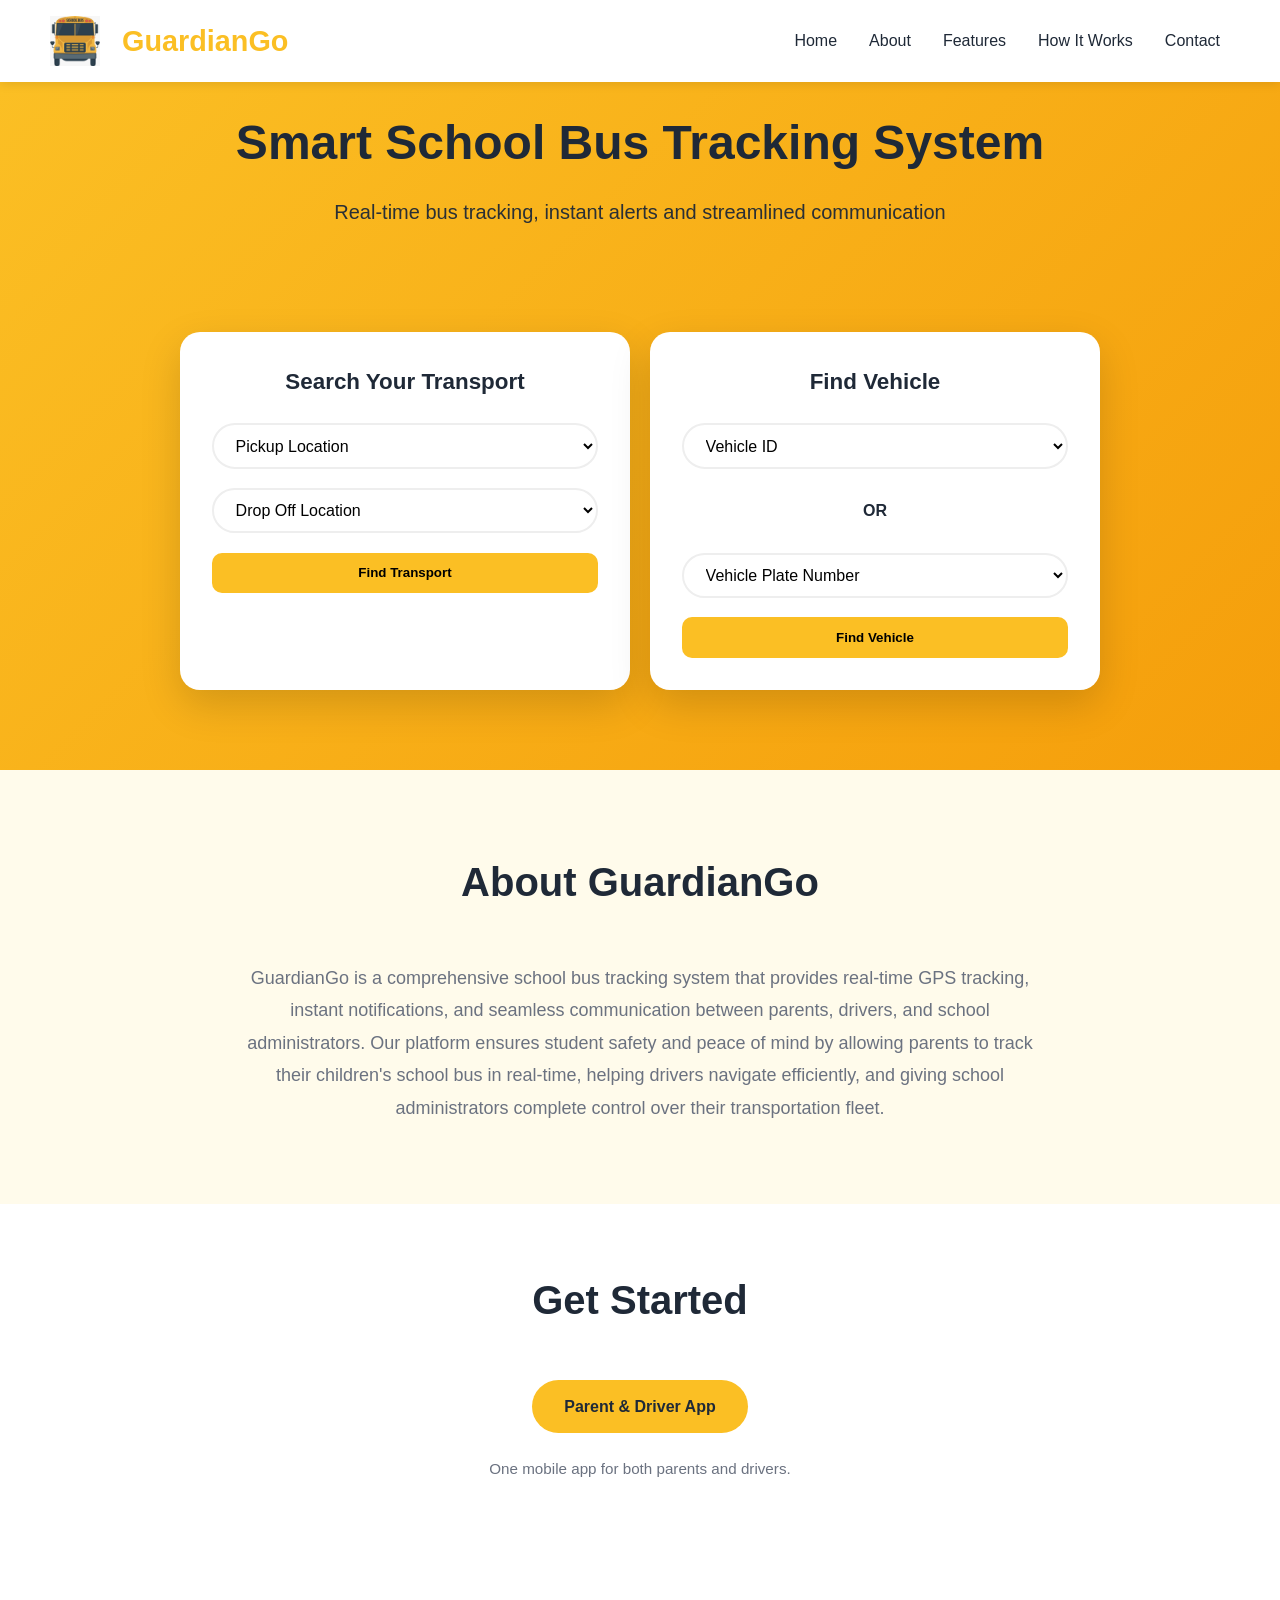
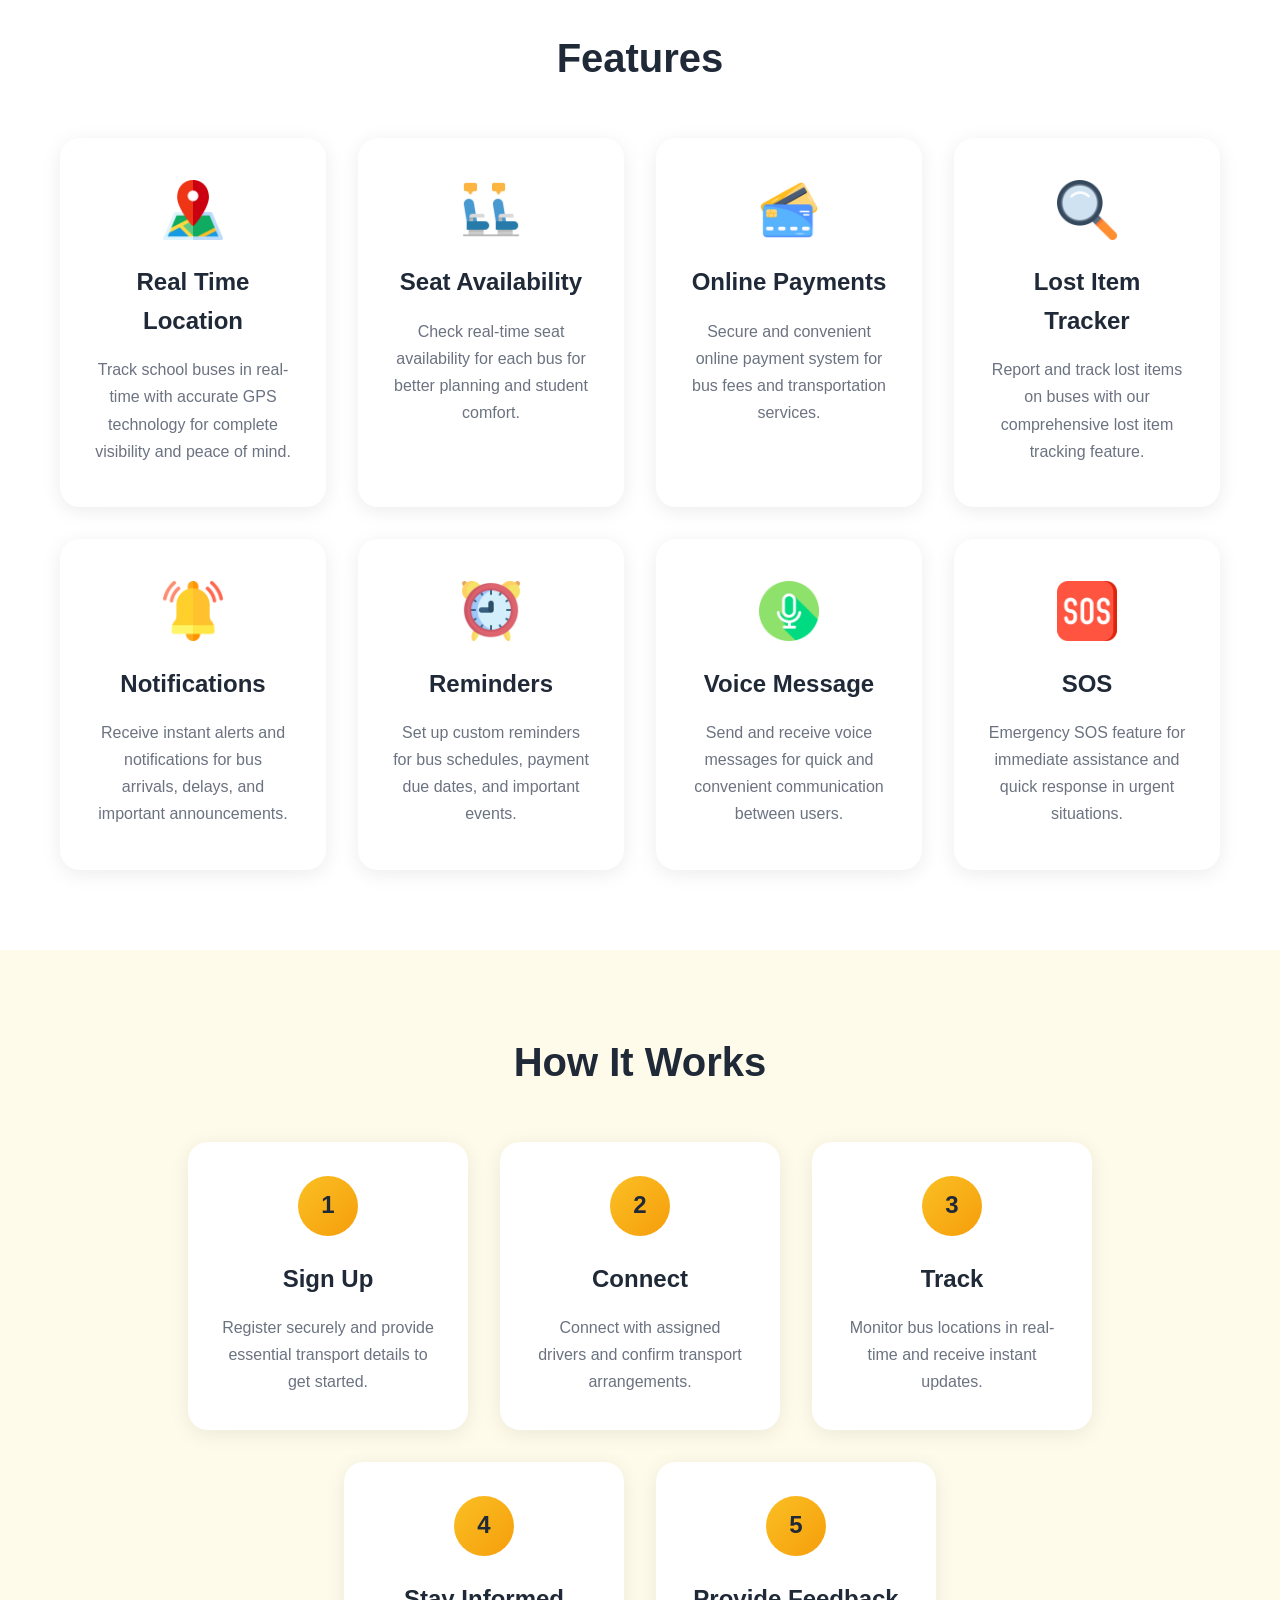
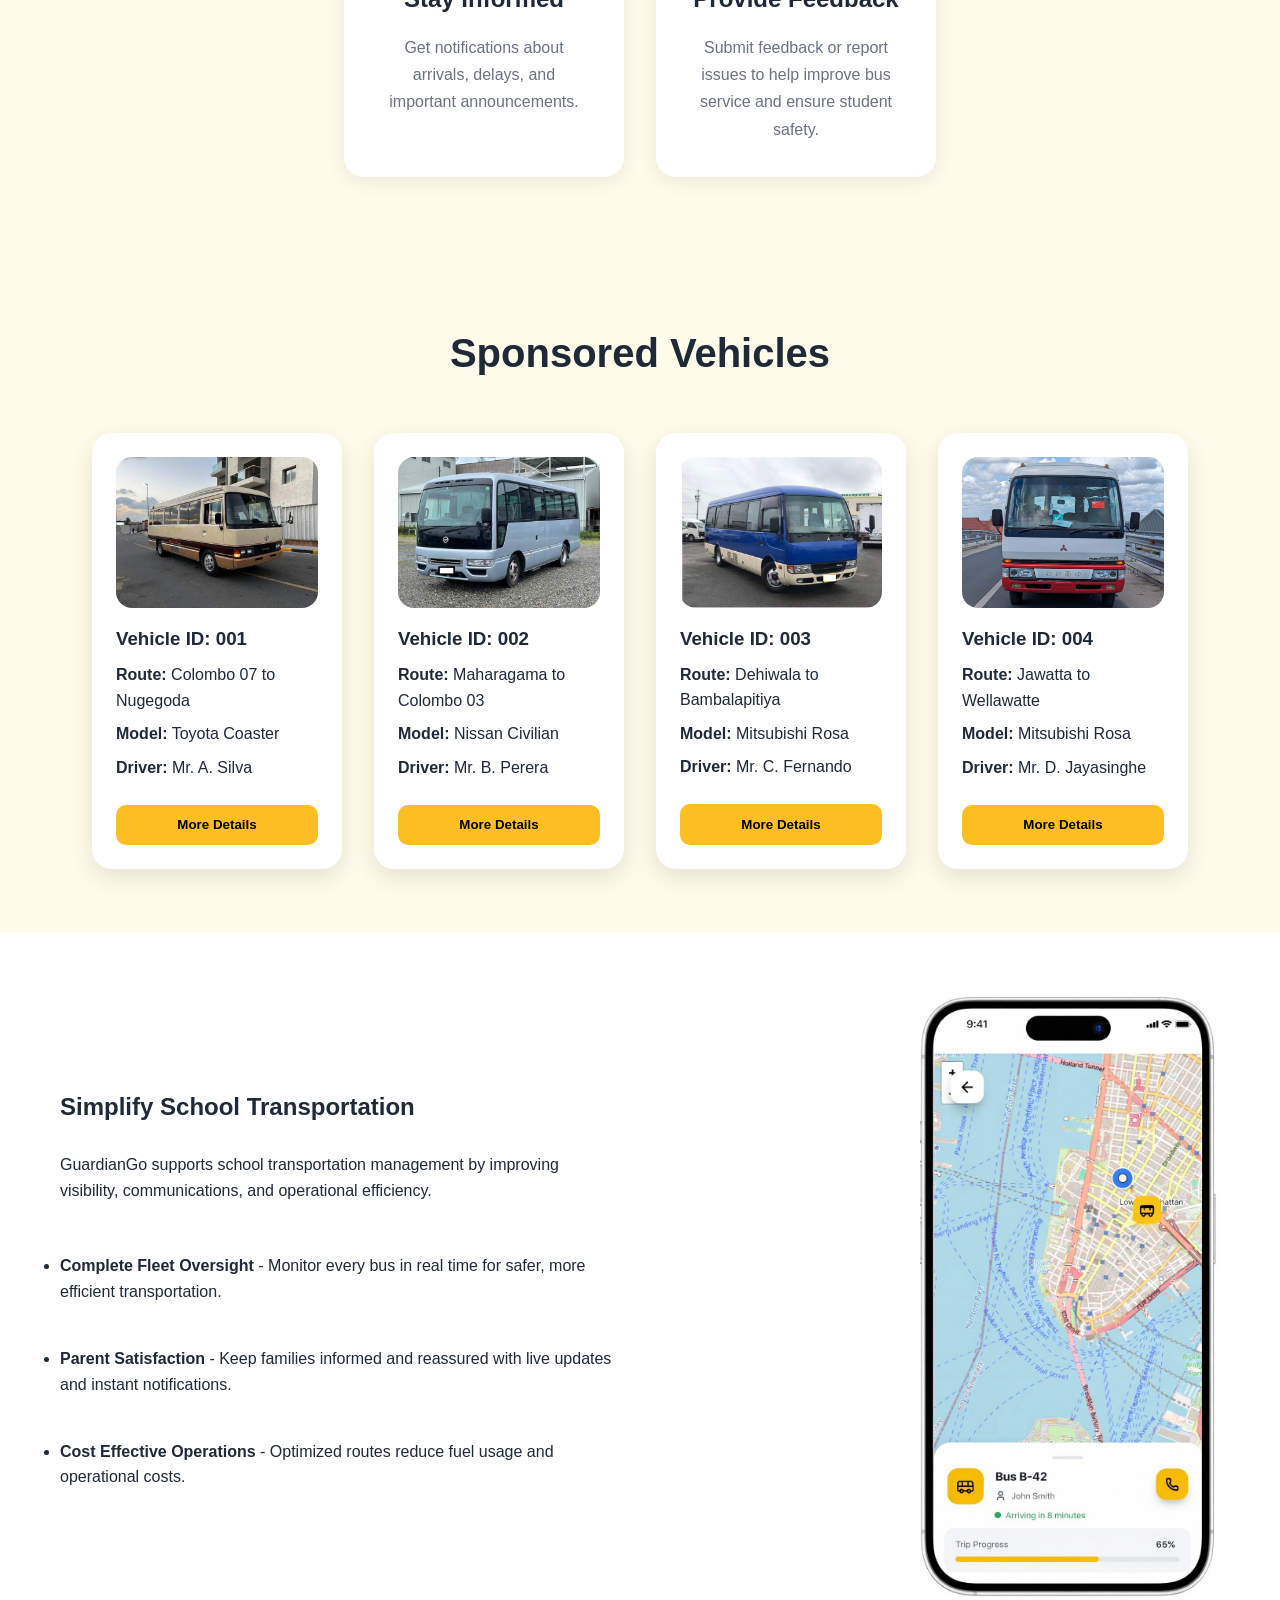
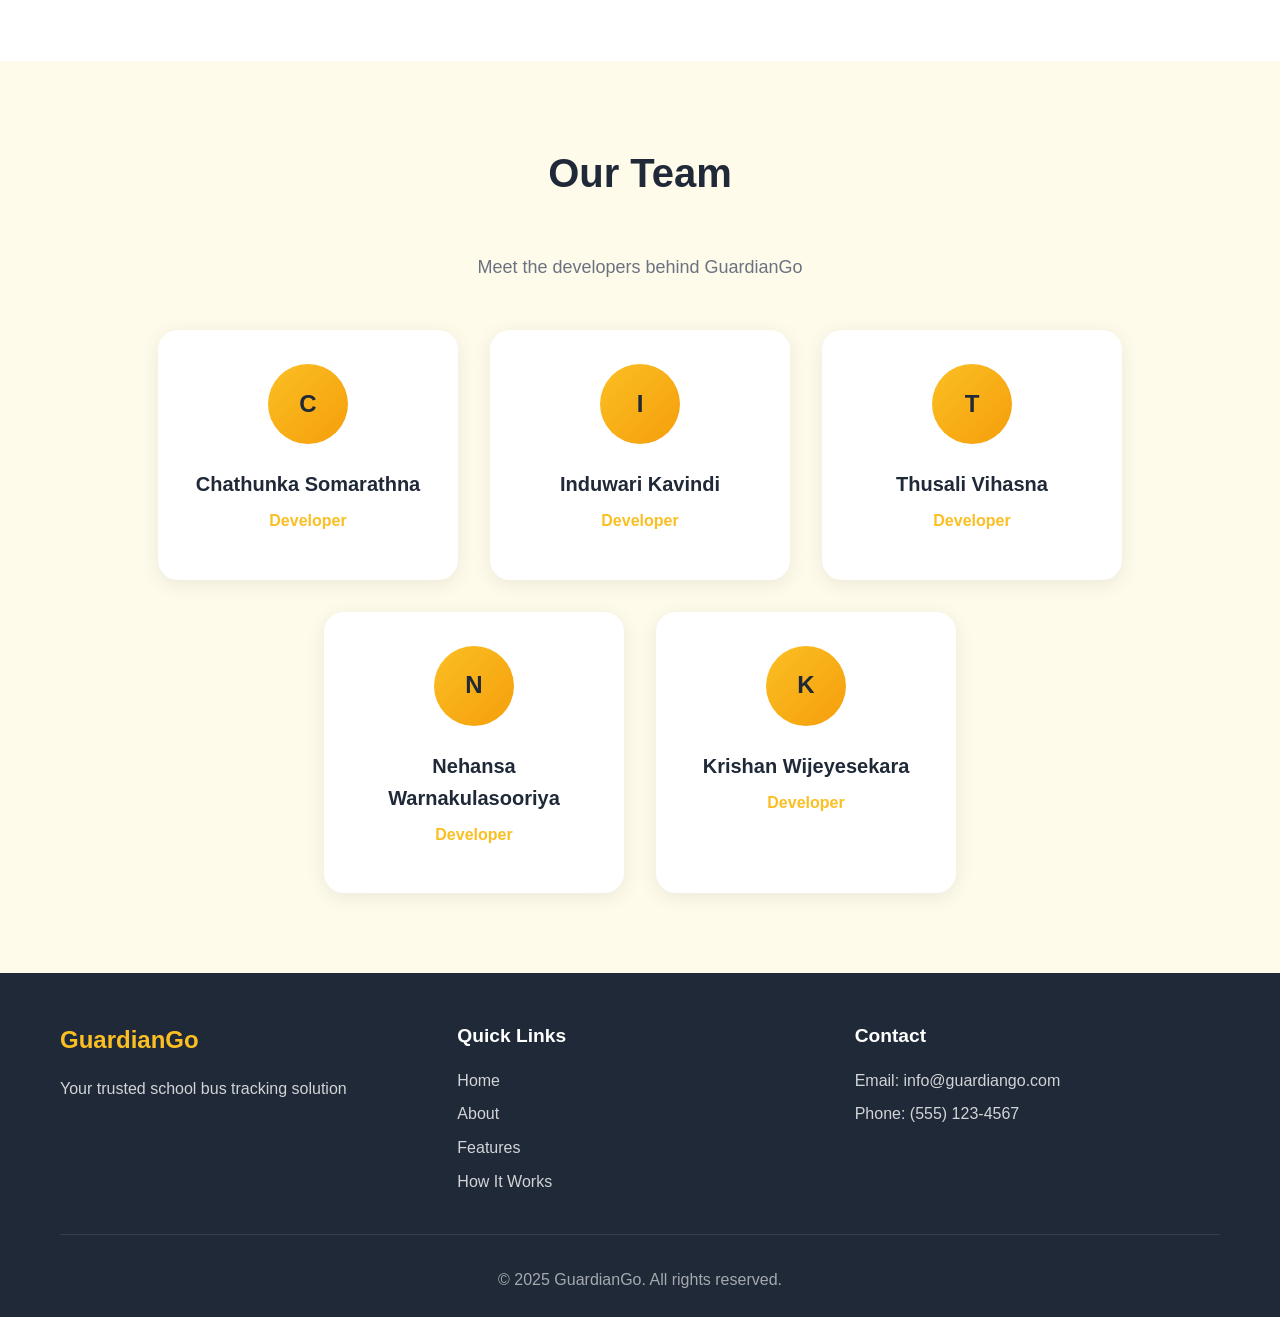
<file: Landing Page/index.html>
<!DOCTYPE html>
<html lang="en">
<head>
    <meta charset="UTF-8">
    <meta name="viewport" content="width=device-width, initial-scale=1.0">
    <title>GuardianGo - School Bus Tracking System</title>
    <link rel="stylesheet" href="page.css">
</head>
<body>
    <!-- Header with logo + navbar -->
    <header class="header">
        <div class="container">
		
		   <!-- Logo -->
		   <div class="logo">
		       <a href="#home" class="logo-link">
		       <img src="Image/guardiango_logo.jpeg" alt="GuardianGo Logo" class="logo-img">
			   <span class="logo-text">GuardianGo</span>
			   </a>
		   </div>
            
            <nav class="navbar">
                <button class="menu-toggle" aria-label="Toggle menu">
                    <span></span>
                    <span></span>
                    <span></span>
                </button>
                <ul class="nav-menu">
                    <li><a href="#home">Home</a></li>
                    <li><a href="#about">About</a></li>
                    <li><a href="#features">Features</a></li>
                    <li><a href="#how-it-works">How It Works</a></li>
                    <li><a href="#contact">Contact</a></li>
                </ul>
            </nav>
        </div>
    </header>

    <!-- Hero section (big banner) -->
    <section id="home" class="hero">
        <div class="container">
            <div class="hero-wrapper">
                <div class="hero-content">
                    <h2 class="hero-title">Smart School Bus Tracking System</h2>
                    <p class="hero-subtitle">Real-time bus tracking, instant alerts and streamlined communication</p>
					
					<div class="hero-search-wrapper">
					
					<!--Box 1-->
					<div class="transport-search">
					   <h3>Search Your Transport</h3>
					   
					   <div class="search-fields">
					       <select>
						      <option selected disabled>Pickup Location</option>
							  <option>Colombo</option>
							  <option>Kandy</option>
							  <option>Galle</option>
						   </select>
						   
						   <select>
						      <option selected disabled>Drop Off Location</option>
							  <option>Colombo</option>
							  <option>Kandy</option>
							  <option>Galle</option>
						   </select>
						   
						   <button class="find-btn">Find Transport</button>
                       </div>
                    </div>
					
					<!-- Box 2 -->
                    <div class="transport-search">
                        <h3>Find Vehicle</h3>
                        <div class="search-fields">
						   <select>
						      <option selected disabled>Vehicle ID</option>
							  <option>001</option>
							  <option>002</option>
							  <option>003</option>
							  <option>004</option>
						   </select>
						   
						   <div class="or-text">OR</div>
						   
						   <select>
						      <option selected disabled>Vehicle Plate Number</option>
						      <option>AB-1234</option>
							  <option>CD-5678</option>
							  <option>EF-8765</option>
							  <option>AB-4321</option>
						   </select>
						   
                            <button class="find-btn">Find Vehicle</button>
                        </div>
                    </div>
                </div>
				
                </div>
            </div>
	    </div>
    </section>

    <!-- About GuardianGo -->
    <section id="about" class="about">
        <div class="container">
            <h2 class="section-title">About GuardianGo</h2>
            <div class="about-content">
                <p>GuardianGo is a comprehensive school bus tracking system that provides real-time GPS tracking, instant notifications, and seamless communication between parents, drivers, and school administrators. Our platform ensures student safety and peace of mind by allowing parents to track their children's school bus in real-time, helping drivers navigate efficiently, and giving school administrators complete control over their transportation fleet.</p>
            </div>
        </div>
    </section>

    <!-- Access Section -->
    <section class="access">
        <div class="container">
            <h2 class="section-title">Get Started</h2>
            <div class="access-buttons">
                <a href="#" class="btn btn-primary">Parent & Driver App</a>
            </div>
            <p class="access-note">One mobile app for both parents and drivers.</p>
        </div>
    </section>

    <!-- Features section -->
    <section id="features" class="features">
        <div class="container">
            <h2 class="section-title">Features</h2>
            <div class="features-grid">
                <div class="feature-card">
				    <img src="Image/map.png" alt="Real Time Location" class="feature-img">
					<h3>Real Time Location</h3>
                    <p>Track school buses in real-time with accurate GPS technology for complete visibility and peace of mind.</p>
                </div>
                <div class="feature-card">
				   <img src="Image/seat.png" alt="Seat Availability" class="feature-img">
                    <h3>Seat Availability</h3>
                    <p>Check real-time seat availability for each bus for better planning and student comfort.</p>
                </div>
                <div class="feature-card">
				   <img src="Image/atm-card.png" alt="Online Payments" class="feature-img">
                    <h3>Online Payments</h3>
                    <p>Secure and convenient online payment system for bus fees and transportation services.</p>
                </div>
                <div class="feature-card">
				   <img src="Image/magnifying-glass.png" alt="Lost Item Tracker" class="feature-img">
                    <h3>Lost Item Tracker</h3>
                    <p>Report and track lost items on buses with our comprehensive lost item tracking feature.</p>
                </div>
                <div class="feature-card">
				   <img src="Image/notification.png" alt="Notifications" class="feature-img">
                    <h3>Notifications</h3>
                    <p>Receive instant alerts and notifications for bus arrivals, delays, and important announcements.</p>
                </div>
                <div class="feature-card">
				   <img src="Image/alarm-clock.png" alt="Reminders" class="feature-img">
                    <h3>Reminders</h3>
                    <p>Set up custom reminders for bus schedules, payment due dates, and important events.</p>
                </div>
                <div class="feature-card">
				   <img src="Image/voice.png" alt="Voice Message" class="feature-img">
                    <h3>Voice Message</h3>
                    <p>Send and receive voice messages for quick and convenient communication between users.</p>
                </div>
                <div class="feature-card">
				   <img src="Image/sos.png" alt="SOS" class="feature-img">
                    <h3>SOS</h3>
                    <p>Emergency SOS feature for immediate assistance and quick response in urgent situations.</p>
                </div>
            </div>
        </div>
    </section>

    <!-- How it works -->
    <section id="how-it-works" class="how-it-works">
        <div class="container">
            <h2 class="section-title">How It Works</h2>
            <div class="steps">
                <div class="step">
                    <div class="step-number">1</div>
                    <h3>Sign Up</h3>
                    <p>Register securely and provide essential transport details to get started.</p>
                </div>
                <div class="step">
                    <div class="step-number">2</div>
                    <h3>Connect</h3>
                    <p>Connect with assigned drivers and confirm transport arrangements.</p>
                </div>
                <div class="step">
                    <div class="step-number">3</div>
                    <h3>Track</h3>
                    <p>Monitor bus locations in real-time and receive instant updates.</p>
                </div>
                <div class="step">
                    <div class="step-number">4</div>
                    <h3>Stay Informed</h3>
                    <p>Get notifications about arrivals, delays, and important announcements.</p>
                </div>
				<div class="step">
				    <div class="step-number">5</div>
                    <h3>Provide Feedback</h3>
                    <p>Submit feedback or report issues to help improve bus service and ensure student safety.</p>
                </div> 
            </div>
        </div>
    </section>
	
	<!--Sponsored Vehicles-->
	<section id="sponsored-vehicles" class="sponsored-vehicles">
    <div class="container">
        <h2 class="section-title">Sponsored Vehicles</h2>

        <div class="vehicle-cards">
            <div class="vehicle-card">
                <img src="Image/toyota_coaster.jpeg" alt="Bus 1">
                <div class="vehicle-info">
                    <h3>Vehicle ID: 001</h3>
                    <p><strong>Route:</strong> Colombo 07 to Nugegoda</p>
                    <p><strong>Model:</strong> Toyota Coaster</p>
                    <p><strong>Driver:</strong> Mr. A. Silva</p>
                    <button class="details-btn" onclick="location.href='bus1.html'">More Details</button>
                </div>
            </div>

            <div class="vehicle-card">
                <img src="Image/nissan_civilian.jpg" alt="Bus 2">
                <div class="vehicle-info">
                    <h3>Vehicle ID: 002</h3>
                    <p><strong>Route:</strong> Maharagama to Colombo 03</p>
                    <p><strong>Model:</strong> Nissan Civilian</p>
                    <p><strong>Driver:</strong> Mr. B. Perera</p>
                    <button class="details-btn" onclick="location.href='bus2.html'">More Details</button>
                </div>
            </div>

            <div class="vehicle-card">
                <img src="Image/rosa.jpeg" alt="Bus 3">
                <div class="vehicle-info">
                    <h3>Vehicle ID: 003</h3>
                    <p><strong>Route:</strong> Dehiwala to Bambalapitiya</p>
                    <p><strong>Model:</strong> Mitsubishi Rosa</p>
                    <p><strong>Driver:</strong> Mr. C. Fernando</p>
                    <button class="details-btn" onclick="location.href='bus3.html'">More Details</button>
                </div>
            </div>

            <div class="vehicle-card">
                <img src="Image/mitsubishi_rosa.jpeg" alt="Bus 4">
                <div class="vehicle-info">
                    <h3>Vehicle ID: 004</h3>
                    <p><strong>Route:</strong> Jawatta to Wellawatte</p>
                    <p><strong>Model:</strong> Mitsubishi Rosa</p>
                    <p><strong>Driver:</strong> Mr. D. Jayasinghe</p>
                    <button class="details-btn" onclick="location.href='bus4.html'">More Details</button>
                </div>
            </div>
        </div>
    </div>
</section>
	
	<section class="platform-overview">
	   <div class="container overview-grid">
	   
	      <div class="overview-text">
		    <h2>Simplify School Transportation</h2><br>
			<p class="overview-subtitle">
			   GuardianGo supports school transportation management by improving visibility, communications, and operational efficiency.
			</p><br>
			
			<ul>
			    <li><strong>Complete Fleet Oversight</strong> - Monitor every bus in real time for safer, more efficient transportation.</li><br>
				<li><strong>Parent Satisfaction</strong> - Keep families informed and reassured with live updates and instant notifications.</li><br>
				<li><strong>Cost Effective Operations</strong> - Optimized routes reduce fuel usage and operational costs.</li>
			</ul>
		  </div>
		  
		  <div class="overview-image">
		     <img src="Image/map_view.jpeg" alt="GuardianGo live bus tracking map">
		  </div>
		</div>
	</section>

    <!-- Contact / Team Section -->
    <section id="contact" class="contact">
        <div class="container">
            <h2 class="section-title">Our Team</h2>
            <p class="section-subtitle">Meet the developers behind GuardianGo</p>
            <div class="team-grid">
                <div class="team-member">
                    <div class="member-avatar">C</div>
                    <h3 class="member-name">Chathunka Somarathna</h3>
                    <p class="member-role">Developer</p>
  
                </div>
                <div class="team-member">
                    <div class="member-avatar">I</div>
                    <h3 class="member-name">Induwari Kavindi</h3>
                    <p class="member-role">Developer</p>
                    
                </div>
                <div class="team-member">
                    <div class="member-avatar">T</div>
                    <h3 class="member-name">Thusali Vihasna</h3>
                    <p class="member-role">Developer</p>
                   
                </div>
                <div class="team-member">
                    <div class="member-avatar">N</div>
                    <h3 class="member-name">Nehansa Warnakulasooriya</h3>
                    <p class="member-role">Developer</p>
                    
                </div>
                <div class="team-member">
                    <div class="member-avatar">K</div>
                    <h3 class="member-name">Krishan Wijeyesekara</h3>
                    <p class="member-role">Developer</p>
                   
                </div>
            </div>
        </div>
    </section>

    <!-- Footer -->
    <footer class="footer">
        <div class="container">
            <div class="footer-content">
                <div class="footer-section">
                    <h3>GuardianGo</h3>
                    <p>Your trusted school bus tracking solution</p>
                </div>
                <div class="footer-section">
                    <h4>Quick Links</h4>
                    <ul>
                        <li><a href="#home">Home</a></li>
                        <li><a href="#about">About</a></li>
                        <li><a href="#features">Features</a></li>
                        <li><a href="#how-it-works">How It Works</a></li>
                    </ul>
                </div>
                <div class="footer-section">
                    <h4>Contact</h4>
                    <p>Email: info@guardiango.com</p>
                    <p>Phone: (555) 123-4567</p>
                </div>
				
            </div>
            <div class="footer-bottom">
                <p>&copy; 2025 GuardianGo. All rights reserved.</p>
            </div>
        </div>
    </footer>

    <script src="script.js"></script>
</body>
</html>
</file>
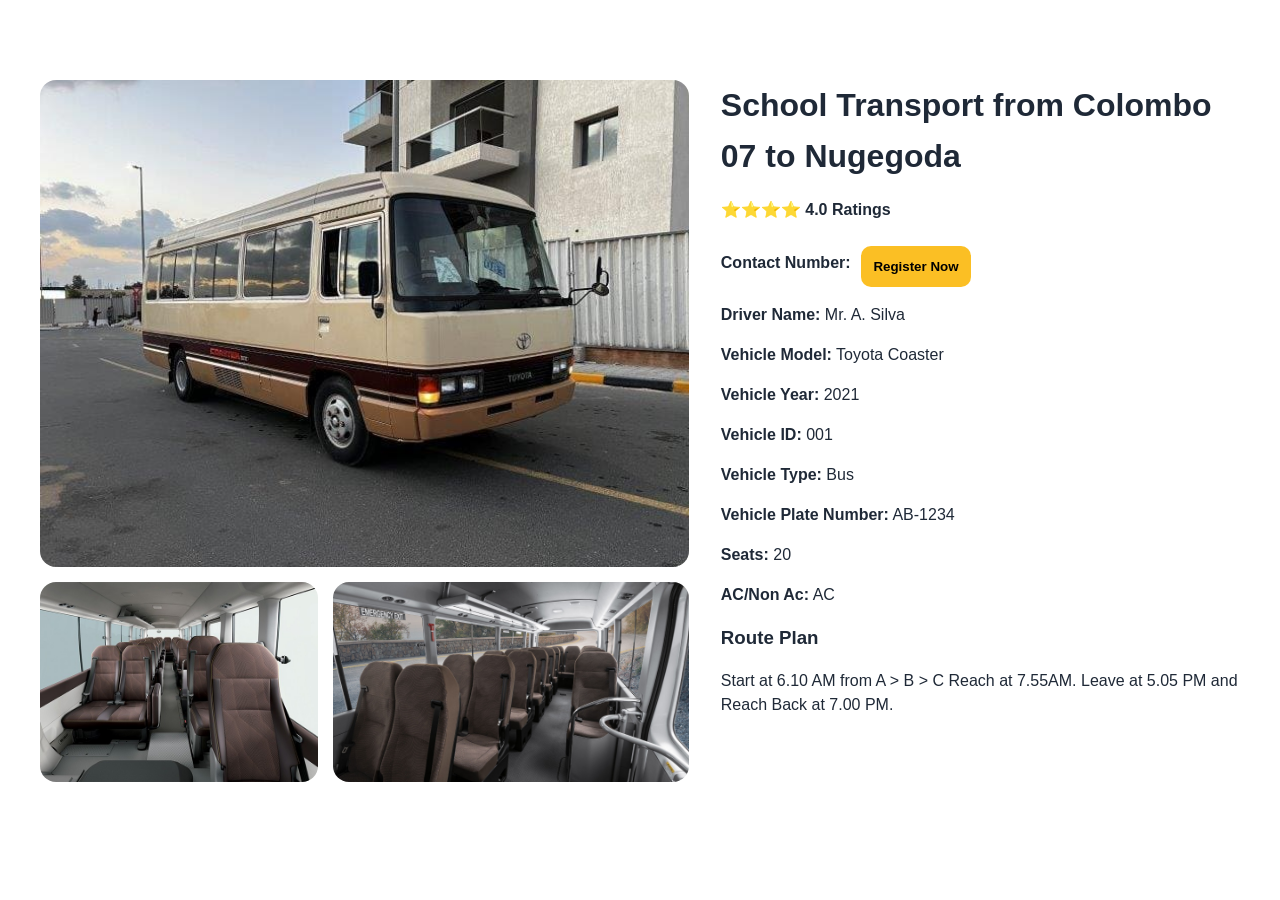
<file: Landing Page/bus1.html>
<!DOCTYPE html>
<html>
<head>
    <title>Vehicle 001</title>
    <link rel="stylesheet" href="page.css">
</head>
<body>

<section class="bus-detail container">
    <!-- Left side: images -->
    <div class="bus-images">
        <img src="Image/toyota_coaster.jpeg" alt="Bus image 1" class="main-img">
		
		<div class="side-images">
            <img src="Image/toyota_coaster_inside.jpeg" alt="Bus image 2" class="side-img second-img">
		    <img src="Image/toyota_coaster_inside_2.jpeg" alt="Bus image 3" class="side-img third-img">
        </div>
	</div>

    <!-- Right side: bus info -->
    <div class="bus-info">
        <h2>School Transport from Colombo 07 to Nugegoda</h2>
        <p>⭐️⭐️⭐️⭐️ <strong>4.0 Ratings</strong></p>

        <div class="bus-contact">
            <span><strong> Contact Number: </strong></span> 
			<button class="register-btn">Register Now</button>
		</div>
		
        <p><strong>Driver Name:</strong> Mr. A. Silva</p>
        <p><strong> Vehicle Model:</strong> Toyota Coaster</p>
		<p><strong> Vehicle Year:</strong> 2021</p>
        <p><strong>Vehicle ID:</strong> 001</p>
        <p><strong>Vehicle Type:</strong> Bus</p>
		<p><strong>Vehicle Plate Number:</strong> AB-1234</p>
        <p><strong>Seats:</strong> 20</p>
        <p><strong>AC/Non Ac:</strong> AC</p>
		
        <h3>Route Plan</h3>
        <p>Start at 6.10 AM from A > B > C Reach at 7.55AM. Leave at 5.05 PM and Reach Back at 7.00 PM.</p>
		   
		
    </section>

</body>
</html>
</file>
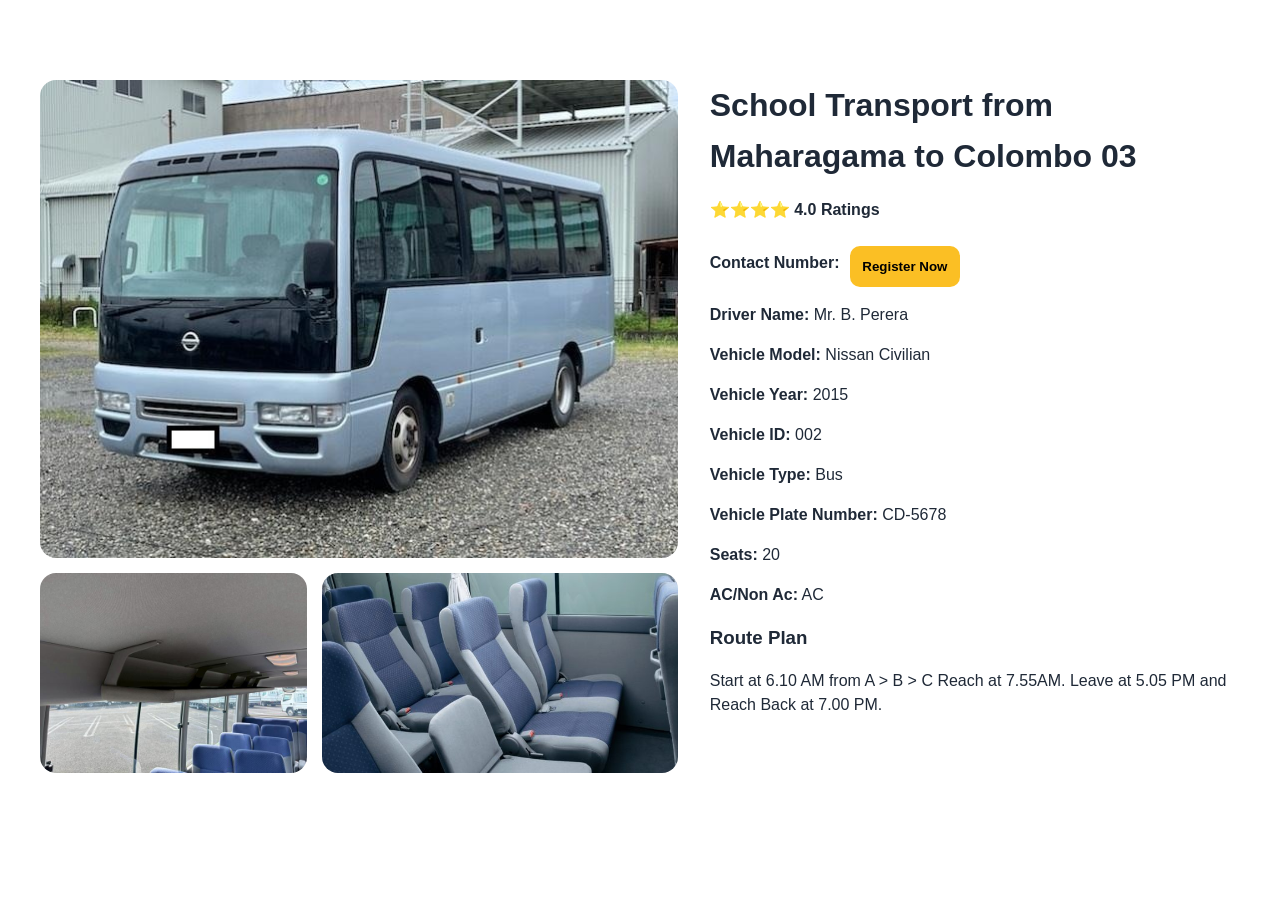
<file: Landing Page/bus2.html>
<!DOCTYPE html>
<html>
<head>
    <title>Vehicle 002</title>
    <link rel="stylesheet" href="page.css">
</head>
<body>

<section class="bus-detail container">
    <!-- Left side: images -->
    <div class="bus-images">
        <img src="Image/nissan_civilian.jpg" alt="Bus image 1" class="main-img">
		
		<div class="side-images">
            <img src="Image/nissan_civilian_inside.jpeg" alt="Bus image 2" class="side-img second-img">
		    <img src="Image/nissan_civilian_inside_2.jpeg" alt="Bus image 3" class="side-img third-img">
        </div>
	</div>

    <!-- Right side: bus info -->
    <div class="bus-info">
        <h2>School Transport from Maharagama to Colombo 03</h2>
        <p>⭐️⭐️⭐️⭐️ <strong>4.0 Ratings</strong></p>

        <div class="bus-contact">
            <span><strong> Contact Number: </strong></span> 
			<button class="register-btn">Register Now</button>
		</div>
		
        <p><strong>Driver Name:</strong> Mr. B. Perera</p>
        <p><strong> Vehicle Model:</strong> Nissan Civilian</p>
		<p><strong> Vehicle Year:</strong> 2015</p>
        <p><strong>Vehicle ID:</strong> 002</p>
        <p><strong>Vehicle Type:</strong> Bus</p>
		<p><strong>Vehicle Plate Number:</strong> CD-5678</p>
        <p><strong>Seats:</strong> 20</p>
        <p><strong>AC/Non Ac:</strong> AC</p>
		
        <h3>Route Plan</h3>
        <p>Start at 6.10 AM from A > B > C Reach at 7.55AM. Leave at 5.05 PM and Reach Back at 7.00 PM.</p>
		   
		
    </section>

</body>
</html>
</file>
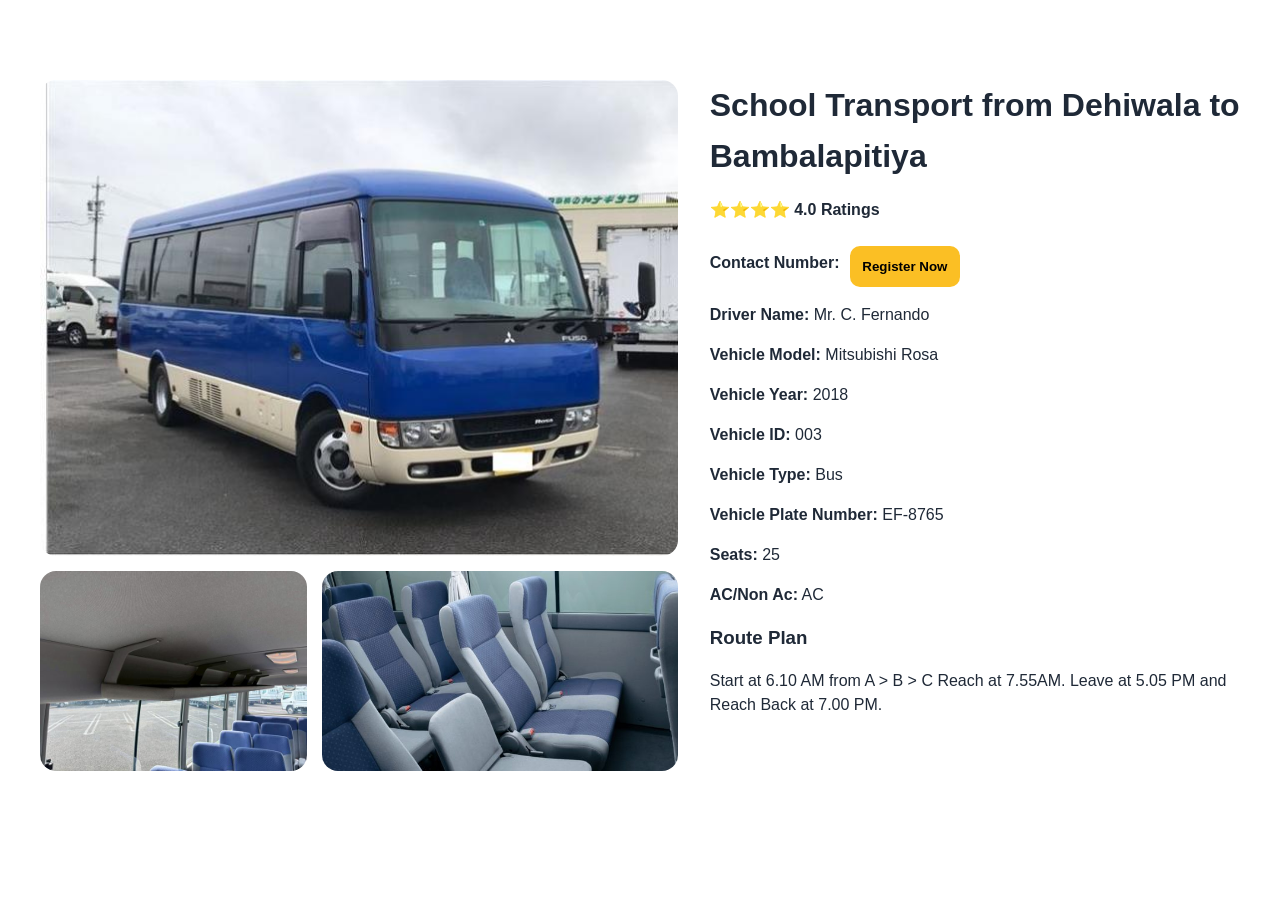
<file: Landing Page/bus3.html>
<!DOCTYPE html>
<html>
<head>
    <title>Vehicle 003</title>
    <link rel="stylesheet" href="page.css">
</head>
<body>

<section class="bus-detail container">
    <!-- Left side: images -->
    <div class="bus-images">
        <img src="Image/rosa.jpeg" alt="Bus image 1" class="main-img">
		
		<div class="side-images">
            <img src="Image/nissan_civilian_inside.jpeg" alt="Bus image 2" class="side-img second-img">
		    <img src="Image/nissan_civilian_inside_2.jpeg" alt="Bus image 3" class="side-img third-img">
        </div>
	</div>

    <!-- Right side: bus info -->
    <div class="bus-info">
        <h2>School Transport from Dehiwala to Bambalapitiya</h2>
        <p>⭐️⭐️⭐️⭐️ <strong>4.0 Ratings</strong></p>

        <div class="bus-contact">
            <span><strong> Contact Number: </strong></span> 
			<button class="register-btn">Register Now</button>
		</div>
		
        <p><strong>Driver Name:</strong> Mr. C. Fernando</p>
        <p><strong> Vehicle Model:</strong> Mitsubishi Rosa</p>
		<p><strong> Vehicle Year:</strong> 2018</p>
        <p><strong>Vehicle ID:</strong> 003</p>
        <p><strong>Vehicle Type:</strong> Bus</p>
		<p><strong>Vehicle Plate Number:</strong> EF-8765</p>
        <p><strong>Seats:</strong> 25</p>
        <p><strong>AC/Non Ac:</strong> AC</p>
		
        <h3>Route Plan</h3>
        <p>Start at 6.10 AM from A > B > C Reach at 7.55AM. Leave at 5.05 PM and Reach Back at 7.00 PM.</p>
		   
		
    </section>

</body>
</html>
</file>
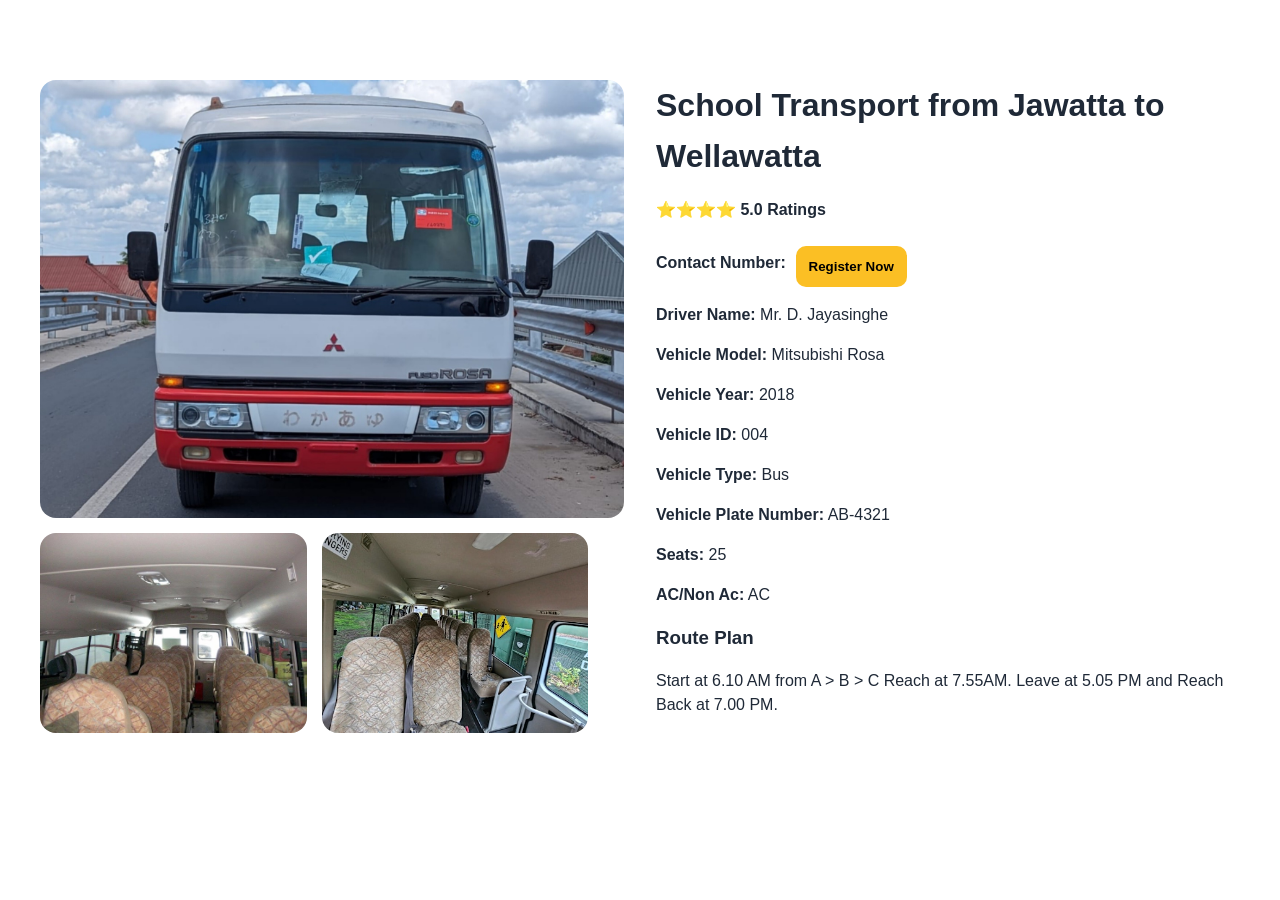
<file: Landing Page/bus4.html>
<!DOCTYPE html>
<html>
<head>
    <title>Vehicle 004</title>
    <link rel="stylesheet" href="page.css">
</head>
<body>

<section class="bus-detail container">
    <!-- Left side: images -->
    <div class="bus-images">
        <img src="Image/mitsubishi_rosa.jpeg" alt="Bus image 1" class="main-img">
		
		<div class="side-images">
            <img src="Image/rosa_inside.jpeg" alt="Bus image 2" class="side-img second-img">
		    <img src="Image/rosa_inside_2.jpeg" alt="Bus image 3" class="side-img third-img">
        </div>
	</div>

    <!-- Right side: bus info -->
    <div class="bus-info">
        <h2>School Transport from Jawatta to Wellawatta</h2>
        <p>⭐️⭐️⭐️⭐️ <strong>5.0 Ratings</strong></p>

        <div class="bus-contact">
            <span><strong> Contact Number: </strong></span> 
			<button class="register-btn">Register Now</button>
		</div>
		
        <p><strong>Driver Name:</strong> Mr. D. Jayasinghe</p>
        <p><strong> Vehicle Model:</strong> Mitsubishi Rosa</p>
		<p><strong> Vehicle Year:</strong> 2018</p>
        <p><strong>Vehicle ID:</strong> 004</p>
        <p><strong>Vehicle Type:</strong> Bus</p>
		<p><strong>Vehicle Plate Number:</strong> AB-4321</p>
        <p><strong>Seats:</strong> 25</p>
        <p><strong>AC/Non Ac:</strong> AC</p>
		
        <h3>Route Plan</h3>
        <p>Start at 6.10 AM from A > B > C Reach at 7.55AM. Leave at 5.05 PM and Reach Back at 7.00 PM.</p>
		   
		
    </section>

</body>
</html>
</file>
<file: Landing Page/page.css>
/* GuardianGo Landing Page Styles */

* {
    margin: 0;
    padding: 0;
    box-sizing: border-box;
}

:root {
    --primary-yellow: #fbbf24;
    --dark-yellow: #f59e0b;
    --light-yellow: #fcd34d;
    --accent-yellow: #fef3c7;
    --primary-blue: #1e40af;
    --dark-blue: #1e3a8a;
    --light-blue: #3b82f6;
    --text-dark: #1f2937;
    --text-light: #6b7280;
    --bg-light: #fffbeb;
    --white: #ffffff;
}

html {
    scroll-behavior: smooth;
}

body {
    font-family: -apple-system, BlinkMacSystemFont, 'Segoe UI', Roboto, Oxygen, Ubuntu, Cantarell, sans-serif;
    line-height: 1.6;
    color: var(--text-dark);
    overflow-x: hidden;
}

.container {
    max-width: 1200px;
    margin: 0 auto;
    padding: 0 20px;
}

/* Header Styles */
.header {
    background: var(--white);
    box-shadow: 0 2px 10px rgba(0, 0, 0, 0.1);
    position: sticky;
    top: 0;
    z-index: 1000;
    padding: 1rem 0;
}

.header .container {
    display: flex;
    justify-content: space-between;
    align-items: center;
}

/* Logo Section */

.logo-link {
    display: flex;
    align-items: center;
    gap: 12px;
    text-decoration: none;
}

.logo-img {
    height: 50px;
    width: auto;
    display: block;
    position: relative;
    left: -10px;
}

.logo-text {
    font-size: 1.8rem;
    font-weight: 700;
    color: var(--primary-yellow);
}

.logo h1 {
    color: var(--primary-yellow);
    font-size: 1.8rem;
    font-weight: 700;
}

.menu-toggle {
    display: none;
    flex-direction: column;
    background: transparent;
    border: none;
    cursor: pointer;
    padding: 0.5rem;
    gap: 5px;
}

.menu-toggle span {
    width: 25px;
    height: 3px;
    background: var(--primary-yellow);
    border-radius: 3px;
    transition: all 0.3s ease;
}

.menu-toggle.active span:nth-child(1) {
    transform: rotate(45deg) translate(8px, 8px);
}

.menu-toggle.active span:nth-child(2) {
    opacity: 0;
}

.menu-toggle.active span:nth-child(3) {
    transform: rotate(-45deg) translate(7px, -7px);
}

.nav-menu {
    display: flex;
    list-style: none;
    gap: 2rem;
}

.nav-menu a {
    text-decoration: none;
    color: var(--text-dark);
    font-weight: 500;
    transition: color 0.3s ease;
}

.nav-menu a:hover {
    color: var(--primary-yellow);
}

/* Hero Section */
.hero {
    background: linear-gradient(135deg, var(--primary-yellow) 0%, var(--dark-yellow) 100%);
    padding: 2rem 0 5rem 0;
    color: var(--text-dark);
    min-height: 500px;
    display: flex;
    align-items: flex-start;
    justify-content: center;
}

.hero-wrapper {
    display: flex;
    flex-direction: column;
    align-items: center;
    justify-content: center;
    text-align: center;
    gap: 1.5rem;
}

.hero-search-wrapper {
    display: flex;
    gap: 20px;         /* space between the two boxes */
    margin-top: 2rem;
}

.hero-search-wrapper .transport-search {
    flex: 1;           /* both boxes take equal width */
    max-width: none; 
    min-width: 450px; 
    background: white;
    box-shadow: 0 15px 40px rgba(0, 0, 0, 0.15);
    text-align: left;
}

.hero-content {
   text-align: left;
   display: flex;
   flex-direction: column;
   align-items: flex-start;
   justify-content: center;
}

.hero-title {
    align-self: center;
    text-align: center;
    font-size: 3rem;
    font-weight: 800;
    margin-bottom: 1.5rem;
    line-height: 1.2;
}

.hero-subtitle {
    align-self: center;
    text-align: center;
    font-size: 1.25rem;
    margin-bottom: 2.5rem;
    opacity: 0.95;
    line-height: 1.6;
}

.transport-search {
    background: white;
    padding: 2rem;
    border-radius: 20px;
    box-shadow: 0 15px 40px rgba(0, 0, 0, 0.15);
    margin-top: 2rem;
    width: 50%;
    max-width: 800px;
    text-align: left;
}

.transport-search h3 {
    text-align: center;
    margin-bottom: 1.5rem;
    font-size: 1.4rem;
    font-weight: 700;
}

.search-box {
    display: flex;
    flex-direction: column;
    align-items: center;
    gap: 15px;
    margin-top: 20px;
    width: 100%;
    max-width: 500px;
}

.search-fields {
    display: flex;
    flex-direction: column;
    justify-content: center;
    gap: 1.2rem;
}

.search-fields select {
    width: 100%;
    padding: 0.7rem 1.1rem;
    border-radius: 30px;   
    border: 2px solid #eee;
    font-size: 1rem;
    background-color: white;
    cursor: pointer;
}

.select-fields .find-btn{
    width: 100%;
    padding: 0.7rem 1.1rem;
    border-radius: 30px;
    border: none;
    background-color: var(--primary-yellow);
    color: var(--text-dark);
    font-weight: 700;
    cursor: pointer;
    transition: background 0.3s ease;
}

.search-fields .find-btn:hover {
    background-color: var(--dark-yellow);
    transform: translateY(-2px);
}

.or-text {
    text-align: center;
    font-weight: 700;
    margin: 10px 0;
    color: var(--text-dark);
}

.find-btn {
    padding: 0.8rem 1.5rem;
    border: none;
    border-radius: 10px;
    background: var(--primary-yellow);
    font-weight: 600;
    cursor: pointer;
    transition: 0.3s ease;
}

.find-btn:hover {
    background: var(--dark-yellow);
    transform: translateY(-2px);
}

.hero-buttons {
    display: flex;
    gap: 1rem;
    flex-wrap: wrap;
}

.btn {
    padding: 0.875rem 2rem;
    border: none;
    border-radius: 50px;
    font-size: 1rem;
    font-weight: 600;
    cursor: pointer;
    transition: all 0.3s ease;
    text-decoration: none;
    display: inline-block;
}

.btn-primary {
    background: var(--primary-yellow);
    color: var(--text-dark);
}

.btn-primary:hover {
    background: var(--dark-yellow);
    transform: translateY(-2px);
    box-shadow: 0 4px 12px rgba(251, 191, 36, 0.4);
}

.btn-secondary {
    background: var(--white);
    color: var(--text-dark);
    border: 2px solid var(--white);
}

.btn-secondary:hover {
    background: var(--text-dark);
    color: var(--white);
    transform: translateY(-2px);
}

.hero-illustration {
    display: flex;
    justify-content: center;
    align-items: center;
}

.illustration-placeholder {
    background: rgba(255, 255, 255, 0.3);
    border-radius: 20px;
    padding: 3rem;
    text-align: center;
    backdrop-filter: blur(10px);
    border: 2px solid rgba(255, 255, 255, 0.5);
    min-height: 300px;
    display: flex;
    flex-direction: column;
    justify-content: center;
    align-items: center;
    gap: 1rem;
}

.bus-icon {
    font-size: 4rem;
}

.map-icon {
    font-size: 3rem;
}

.illustration-placeholder p {
    color: var(--text-dark);
    font-size: 0.9rem;
    opacity: 0.9;
    font-weight: 500;
}

/* Section Styles */
section {
    padding: 5rem 0;
}

.section-title {
    font-size: 2.5rem;
    font-weight: 700;
    text-align: center;
    margin-bottom: 3rem;
    color: var(--text-dark);
}

/* About Section */
.about {
    background: var(--bg-light);
}

.about-content {
    max-width: 800px;
    margin: 0 auto;
    text-align: center;
}

.about-content p {
    font-size: 1.125rem;
    color: var(--text-light);
    line-height: 1.8;
}

/* Access Section */
.access {
    background: var(--white);
    padding: 4rem 0;
    text-align: center;
}

.access-buttons {
    display: flex;
    gap: 1.5rem;
    justify-content: center;
    flex-wrap: wrap;
    margin-bottom: 1.5rem;
}

.access-note {
    color: var(--text-light);
    font-size: 0.95rem;
    margin-top: 1rem;
}

/* Features Section */
.features {
    background: var(--white);
}

.features-grid {
    display: grid;
    grid-template-columns: repeat(auto-fit, minmax(250px, 1fr));
    gap: 2rem;
}

.feature-card {
    background: var(--white);
    padding: 2.5rem 2rem;
    border-radius: 20px;
    text-align: center;
    box-shadow: 0 4px 20px rgba(0, 0, 0, 0.08);
    transition: all 0.3s ease;
    border: 2px solid transparent;
}

.feature-card:hover {
    transform: translateY(-5px);
    box-shadow: 0 8px 30px rgba(251, 191, 36, 0.25);
    border-color: var(--primary-yellow);
}

.feature-icon {
    font-size: 3.5rem;
    margin-bottom: 1.5rem;
}

.feature-img {
    width: 60px;
    height: 60px;
    margin-bottom: 1rem;
    object-fit: contain;
}

.feature-card h3 {
    font-size: 1.5rem;
    font-weight: 700;
    margin-bottom: 1rem;
    color: var(--text-dark);
}

.feature-card p {
    color: var(--text-light);
    line-height: 1.7;
}

/* How It Works Section */
.how-it-works {
    background: var(--bg-light);
}

.steps {
    display: flex;
    justify-content: center;
    flex-wrap: wrap;
    gap: 2rem;
}

.step {
    flex: 0 0 280px;
    display: flex;
    flex-direction: column;
    align-items: center;
    text-align: center;
    padding: 2rem;
    border-radius: 20px;
    box-shadow: 0 4px 20px rgba(0,0,0,0.08);
    transition: all 0.3s ease;
    border: 2px solid transparent;
    background: var(--white);
}

.step:hover {
    transform: translateY(-5px);
    box-shadow: 0 8px 30px rgba(251, 191, 36, 0.2);
}

.step-number {
    width: 60px;
    height: 60px;
    background: linear-gradient(135deg, var(--primary-yellow), var(--dark-yellow));
    color: var(--text-dark);
    border-radius: 50%;
    display: flex;
    align-items: center;
    justify-content: center;
    font-size: 1.5rem;
    font-weight: 700;
    margin: 0 auto 1.5rem;
}

.step h3 {
    font-size: 1.5rem;
    font-weight: 700;
    margin-bottom: 1rem;
    color: var(--text-dark);
}

.step p {
    color: var(--text-light);
    line-height: 1.7;
}

.platform-overview {
    padding: 4rem 0;
}

.overview-grid {
    display: grid;
    grid-template-columns: 1fr 1fr;
    gap: 3rem;
    align-items: center;
}

.overview-text {
    text-align: left;
}

.overview-text p,
.overview-text ul li {
    margin-bottom: 1rem;
}

.overview-image {
    display: flex;
    justify-content: flex-end;
}

.overview-image img {
    width: 100%;
    max-width: 300px;
    height: 600px;
    border-radius: 16px;
    box-shadow: none;
}

.overview-text p {
    margin-bottom: 1.5rem;
    line-height: 1.6;
}

.sponsored-vehicles {
    padding: 4rem 0;
    background: var(--bg-light);
}

.vehicle-cards {
    display: flex;
    gap: 2rem;       
    flex-wrap: wrap; 
    justify-content: center; 
}

.vehicle-card {
    background: var(--white);
    border-radius: 20px;
    box-shadow: 0 8px 25px rgba(0,0,0,0.1);
    padding: 1.5rem;
    width: 250px;   /* fixed width for horizontal cards */
    display: flex;
    flex-direction: column;
    text-align: left;
}

.vehicle-card img {
    width: 100%;
    border-radius: 16px;
    margin-bottom: 1rem;
}

.vehicle-info {
    display: flex;
    flex-direction: column;
    gap: 0.5rem;
}

.details-btn {
    display: block;
    width: 100%;
    margin-top: 1rem;
    padding: 0.8rem 1.5rem;
    border: none;
    border-radius: 10px;
    background: var(--primary-yellow);
    font-weight: 600;
    cursor: pointer;
    transition: 0.3s ease;
    text-align: center;
}

.details-btn:hover {
    background: var(--dark-yellow);
    transform: translateY(-2px);
}

/* Responsive */
@media (max-width: 1024px) {
    .vehicle-cards {
        justify-content: space-between;
    }
}

@media (max-width: 768px) {
    .vehicle-cards {
        flex-direction: column;
        align-items: center;
    }

    .vehicle-card {
        width: 90%; /* fill most of the screen on mobile */
    }
}

/* Contact / Team Section */
.contact {
    background: var(--bg-light);
    padding: 5rem 0;
}

.section-subtitle {
    text-align: center;
    font-size: 1.125rem;
    color: var(--text-light);
    margin-bottom: 3rem;
}

.team-grid {
    display: flex;
    justify-content: center;
    flex-wrap: wrap;
    gap: 2rem;
}

.team-member {
    flex: 0 0 300px;
    display: flex;
    flex-direction: column;
    align-items: center;
    text-align: center;
    padding: 2rem;
    border-radius: 20px;
    box-shadow: 0 4px 20px rgba(0, 0, 0, 0.08);
    transition: all 0.3s ease;
    border: 2px solid transparent;
    background: var(--white);
}

.team-member:hover {
    transform: translateY(-5px);
    box-shadow: 0 8px 30px rgba(251, 191, 36, 0.25);
    border-color: var(--primary-yellow);
}

.member-avatar {
    width: 80px;
    height: 80px;
    background: linear-gradient(135deg, var(--primary-yellow), var(--dark-yellow));
    color: var(--text-dark);
    border-radius: 50%;
    display: flex;
    align-items: center;
    justify-content: center;
    font-size: 1.5rem;
    font-weight: 700;
    margin: 0 auto 1.5rem;
}

.member-name {
    font-size: 1.25rem;
    font-weight: 700;
    color: var(--text-dark);
    margin-bottom: 0.5rem;
}

.member-role {
    color: var(--primary-yellow);
    font-weight: 600;
    margin-bottom: 0.75rem;
    font-size: 1rem;
}

.member-email {
    color: var(--text-light);
    font-size: 0.9rem;
    word-break: break-word;
}

/* Footer */
.footer {
    background: var(--text-dark);
    color: var(--white);
    padding: 3rem 0 1.5rem;
}

.footer-content {
    display: grid;
    grid-template-columns: repeat(auto-fit, minmax(250px, 1fr));
    gap: 2rem;
    margin-bottom: 2rem;
}

.footer-section h3 {
    color: var(--primary-yellow);
    margin-bottom: 1rem;
    font-size: 1.5rem;
}

.footer-section h4 {
    color: var(--white);
    margin-bottom: 1rem;
    font-size: 1.2rem;
}

.footer-section p {
    color: rgba(255, 255, 255, 0.8);
    margin-bottom: 0.5rem;
}

.footer-section ul {
    list-style: none;
}

.footer-section ul li {
    margin-bottom: 0.5rem;
}

.footer-section a {
    color: rgba(255, 255, 255, 0.8);
    text-decoration: none;
    transition: color 0.3s ease;
}

.footer-section a:hover {
    color: var(--primary-yellow);
}

.footer-bottom {
    text-align: center;
    padding-top: 2rem;
    border-top: 1px solid rgba(255, 255, 255, 0.1);
    color: rgba(255, 255, 255, 0.6);
}

/* Responsive Design */
@media (max-width: 768px) {
    .header .container {
        flex-direction: row;
        justify-content: space-between;
    }

    .menu-toggle {
        display: flex;
    }

    .nav-menu {
        position: absolute;
        top: 100%;
        left: 0;
        right: 0;
        background: var(--white);
        flex-direction: column;
        gap: 0;
        text-align: center;
        padding: 1rem 0;
        box-shadow: 0 4px 10px rgba(0, 0, 0, 0.1);
        max-height: 0;
        overflow: hidden;
        transition: max-height 0.3s ease;
    }

    .nav-menu.active {
        max-height: 400px;
    }

    .nav-menu li {
        padding: 1rem 0;
        border-bottom: 1px solid rgba(0, 0, 0, 0.05);
    }

    .nav-menu li:last-child {
        border-bottom: none;
    }

    .hero {
        padding: 3rem 0;
        min-height: auto;
    }

    .hero-wrapper {
        grid-template-columns: 1fr;
        gap: 2rem;
    }

    .hero-title {
        font-size: 2rem;
    }

    .hero-subtitle {
        font-size: 1rem;
    }

    .hero-buttons {
        flex-direction: column;
    }

    .btn {
        width: 100%;
        text-align: center;
    }

    .section-title {
        font-size: 2rem;
    }

    section {
        padding: 3rem 0;
    }

    .access-buttons {
        flex-direction: column;
        align-items: center;
    }

    .access-buttons .btn {
        width: 100%;
        max-width: 300px;
    }

    .features-grid {
        grid-template-columns: 1fr;
    }

    .steps {
        grid-template-columns: 1fr;
    }

    .team-grid {
        grid-template-columns: 1fr;
    }

    .footer-content {
        grid-template-columns: 1fr;
        text-align: center;
    }

    .illustration-placeholder {
        min-height: 200px;
        padding: 2rem;
    }

    .bus-icon {
        font-size: 3rem;
    }

    .map-icon {
        font-size: 2rem;
    }
}

@media (max-width: 480px) {
    .hero-title {
        font-size: 1.75rem;
    }

    .section-title {
        font-size: 1.75rem;
    }

    .feature-card,
    .step {
        padding: 1.5rem;
    }
} 

.bus-detail {
    margin-top: 2rem;
   padding: 3rem 0;
    display: flex;
    gap: 2rem;
    flex-wrap: wrap;
}

.bus-images {
    display: flex;
    flex-direction: column;
    gap: 15px;
    flex: 1;
}

.main-img {
    width: 100%;
    border-radius: 16px;
    object-fit: cover;
}

.side-images {
    display: flex;
    gap: 15px;
}

.side-images img {
     border-radius: 16px;
     object-fit: cover;
     width: auto;
}

.second-img {
    height: 200px;
    width: auto;
}

.third-img {
    height: 200px;
    width: auto;
}

.bus-info {
    flex: 1;
    display: flex;
    flex-direction: column;
    gap: 1rem;
}

.bus-info h2 {
    font-size: 2rem;
    font-weight: 700;
}

.bus-info p {
    font-size: 1rem;
    color: var(--text-dark);
    line-height: 1.5;
}

.bus-contact {
    display: flex;
    align-items: center;
    gap: 10px;
    background: transparent;
}

.register-btn {
    padding: 0.8rem 0.8rem;
    border-radius: 10px;
    background: var(--primary-yellow);
    border: none;
    cursor: pointer;
    font-weight: 600;
    margin-top: 0.5rem;
}

.register-btn:hover {
    background: var(--dark-yellow);
    transform: translateY(-2px);
}

/* Reviews Section */
.bus-reviews {
    display: flex;
    gap: 1rem;
    margin-top : 1rem;
    flex-wrap: wrap;
}

.bus-reviews h3 {
    font-size: 1.8rem;
    font-weight: 700;
    margin-bottom: 1.5rem;
}

.bus-reviews .review {
    background: var(--white);
    padding: 1.5rem;
    border-radius: 15px;
    box-shadow: 0 4px 15px rgba(0,0,0,0.08);
    margin-bottom: 1rem;
}

.bus-rating {
   display: flex;
   gap: 5px;
}

.bus-rating i {
   color: var(--primary-yellow);
   font-size: 1.2rem;
}

/* Responsive for Mobile */
@media (max-width: 768px) {
    .bus-detail {
        flex-direction: column;
    }
}

/* Mobile: stack them vertically */
@media (max-width: 768px) {
    .hero-search-wrapper {
        flex-direction: column;
        gap: 15px;
    }
}
</file>
